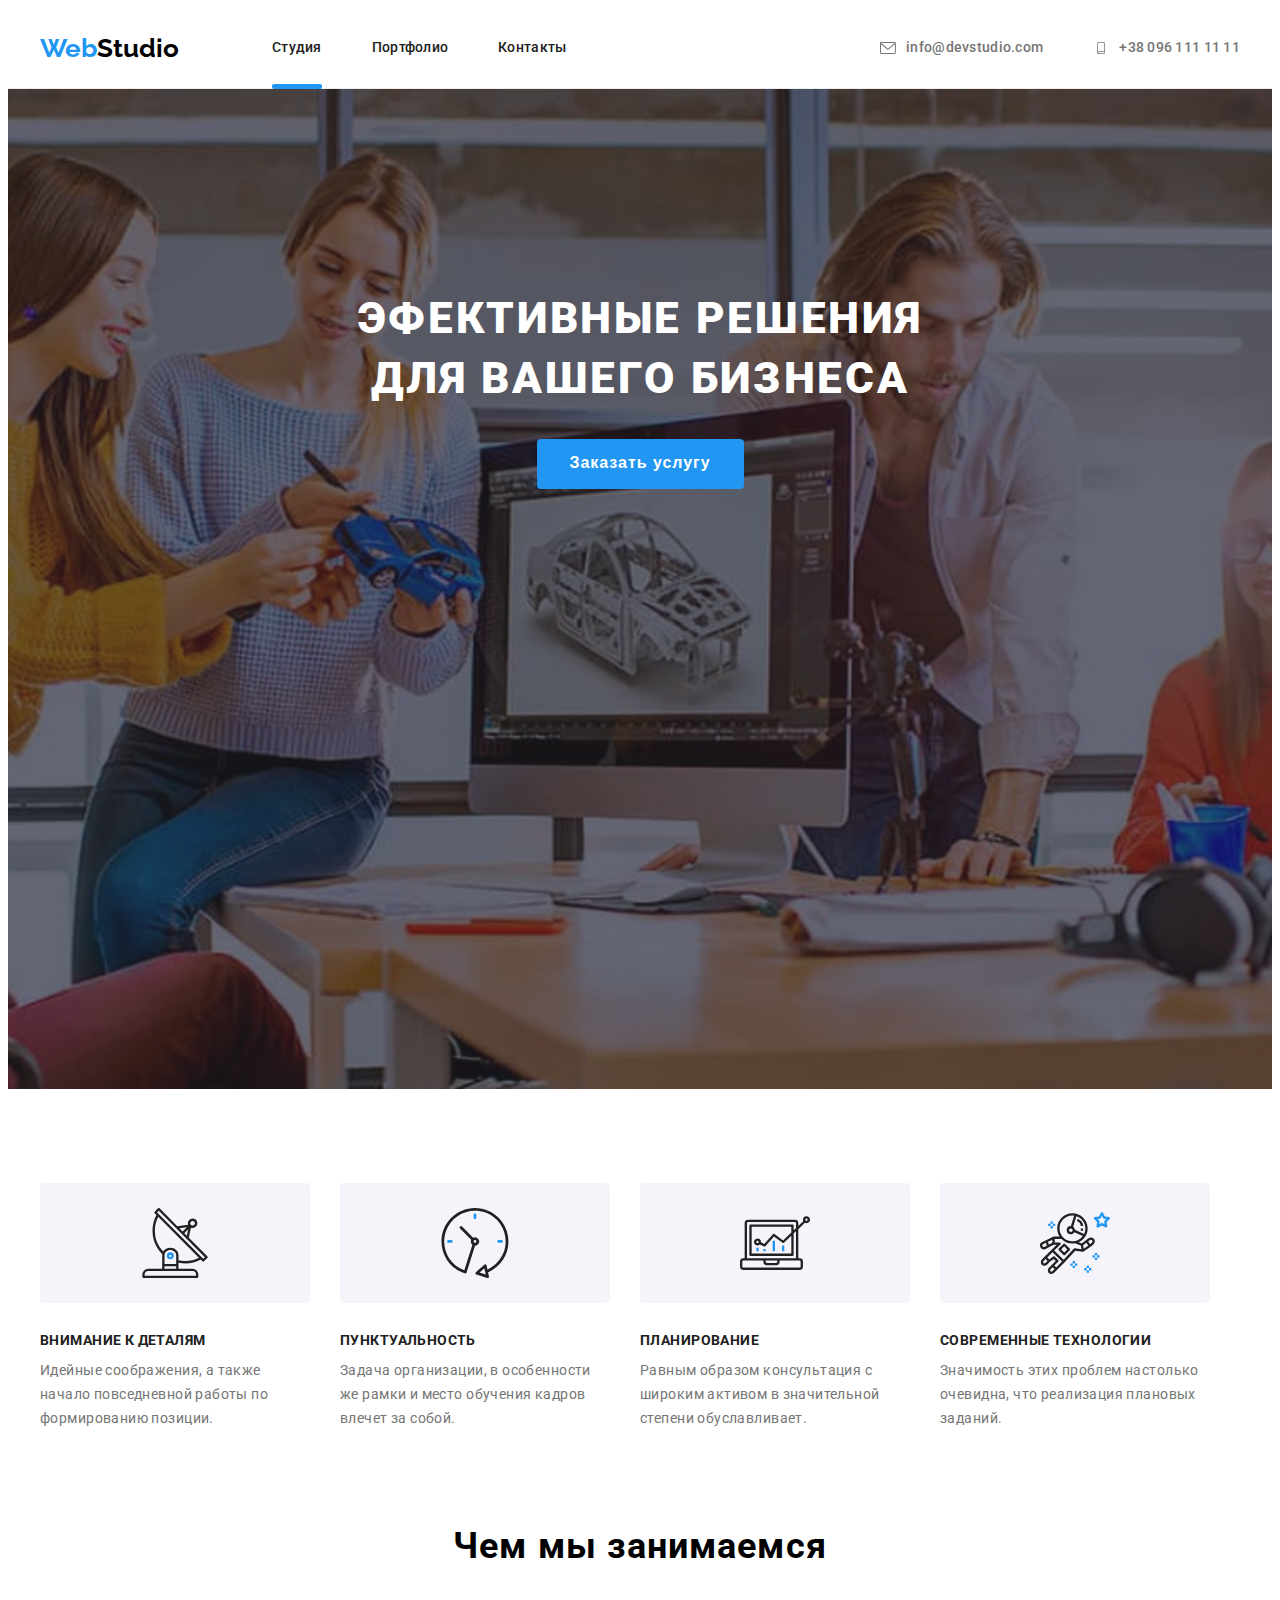
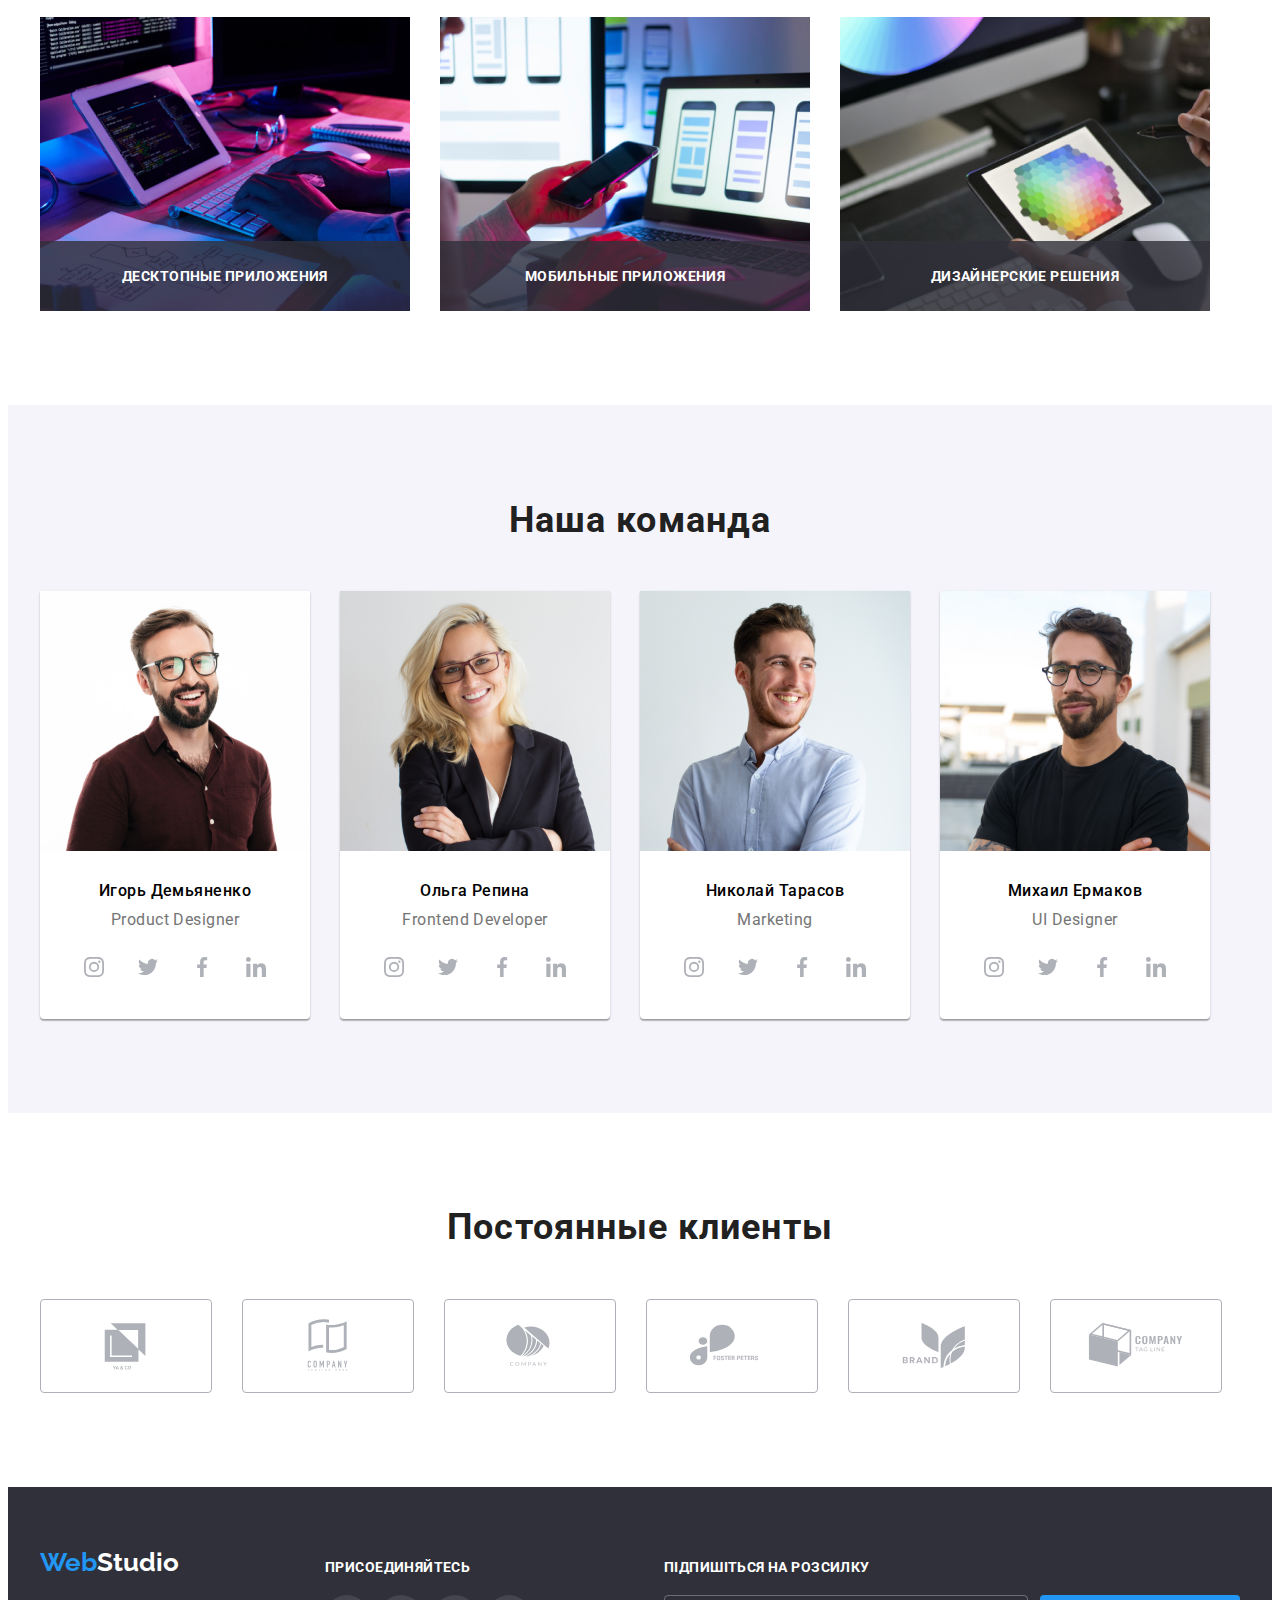
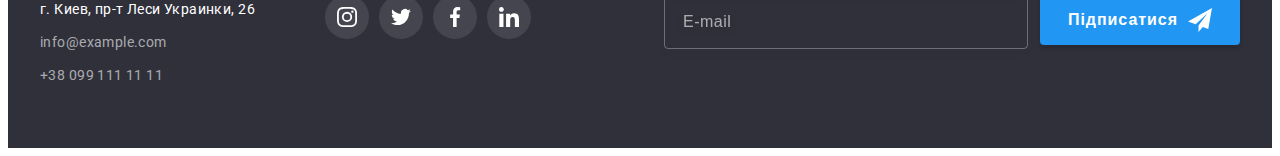
<file: index.html>
<!DOCTYPE html>
<html lang="ru">
  <head>
    <meta charset="UTF-8" />
    <meta http-equiv="X-UA-Compatible" content="IE=edge" />
    <meta name="viewport" content="width=device-width, initial-scale=1.0" />
    <title>Главнвя</title>
    <link rel="preconnect" href="https://fonts.googleapis.com" />
    <link rel="preconnect" href="https://fonts.gstatic.com" crossorigin />
    <link
      href="https://fonts.googleapis.com/css2?family=Raleway:wght@700&family=Roboto:wght@400;500;700;900&display=swap"
      rel="stylesheet"
    />
    <link
      rel="stylesheet"
      href="https://cdnjs.cloudflare.com/ajax/libs/modern-normalize/1.1.0/modern-normalize.min.css"
      integrity="sha512-wpPYUAdjBVSE4KJnH1VR1HeZfpl1ub8YT/NKx4PuQ5NmX2tKuGu6U/JRp5y+Y8XG2tV+wKQpNHVUX03MfMFn9Q=="
      crossorigin="anonymous"
      referrerpolicy="no-referrer"
    />
    <link rel="stylesheet" href="./css/main.min.css" />
  </head>

  <body>
    <!------------ Шапка сайта ------------>

    <header class="page-header">
      <div class="container page-header__wrapper">
        <nav class="site-nav">
          <a class="logo decor" href="./index.html"> <span class="logo__accent">Web</span>Studio</a>
          <ul class="list-style site-nav__list">
            <li class="site-nav__item">
              <a class="site-nav__link current" href="./index.html">Студия</a>
            </li>
            <li class="site-nav__item">
              <a class="site-nav__link" href="./portfolio.html">Портфолио</a>
            </li>
            <li class="site-nav__item">
              <a class="site-nav__link" href="">Контакты</a>
            </li>
          </ul>
        </nav>

        <ul class="list-style contacts">
          <li class="contacts__list">
            <a class="contacts__link" href="mailto:info@devstudio.com">
              <svg class="contacts__icon" width="16" height="12">
                <use href="./images/symbol-defs.svg#icon-email"></use>
              </svg>
              info@devstudio.com</a
            >
          </li>
          <li class="contacts__list">
            <a class="contacts__link" href="tel:+380961111111"
              ><svg class="contacts__icon" width="16" height="12">
                <use href="./images/symbol-defs.svg#icon-smartphone"></use>
              </svg>
              +38 096 111 11 11</a
            >
          </li>
        </ul>
      </div>
    </header>

    <!------------ Основной контент ------------>

    <main>
      <section class="hero-section overlay">
        <div class="container">
          <h1 class="hero-section__title">
            Эфективные решения <br />
            для вашего бизнеса
          </h1>
          <button data-modal-open type="button" class="hero-section__button">
            Заказать услугу
          </button>
        </div>
      </section>

      <!------------ skill-section ------------>

      <section class="section">
        <div class="container skill-section">
          <h2 hidden>Скрытый заголовок</h2>
          <ul class="skill-section__list">
            <li class="skill-section__item">
              <div class="skill-section__wrapper">
                <svg class="skill-section__icon" width="70" height="70">
                  <use href="./images/symbol-defs.svg#icon-antenna"></use>
                </svg>
              </div>
              <h3 class="skill-section__title">Внимание к деталям</h3>
              <p class="skill-section__text">
                Идейные соображения, а также начало повседневной работы по формированию позиции.
              </p>
            </li>
            <li class="skill-section__item">
              <div class="skill-section__wrapper">
                <svg class="skill-section__icon" width="70" height="70">
                  <use href="./images/symbol-defs.svg#icon-clock"></use>
                </svg>
              </div>
              <h3 class="skill-section__title">Пунктуальность</h3>
              <p class="skill-section__text">
                Задача организации, в особенности же рамки и место обучения кадров влечет за собой.
              </p>
            </li>
            <li class="skill-section__item">
              <div class="skill-section__wrapper">
                <svg class="skill-section__icon" width="70" height="70">
                  <use href="./images/symbol-defs.svg#icon-diagram" width="70" height="70"></use>
                </svg>
              </div>
              <h3 class="skill-section__title">Планирование</h3>
              <p class="skill-section__text">
                Равным образом консультация с широким активом в значительной степени обуславливает.
              </p>
            </li>
            <li class="skill-section__item">
              <div class="skill-section__wrapper">
                <svg class="skill-section__icon" width="70" height="70">
                  <use href="./images/symbol-defs.svg#icon-astronaut" width="70" height="70"></use>
                </svg>
              </div>
              <h3 class="skill-section__title">Современные технологии</h3>
              <p class="skill-section__text">
                Значимость этих проблем настолько очевидна, что реализация плановых заданий.
              </p>
            </li>
          </ul>
        </div>
      </section>

      <!------------ work-section ------------>

      <section class="work-section section">
        <div class="container">
          <h2 class="work-section__title">Чем мы занимаемся</h2>
          <ul class="list-style">
            <li class="work-section__item">
              <img src="./images/work-pc.jpg" alt="Программист работающий в офисе" width="370" />
              <div class="work-section__wrapper">
                <p class="work-section__text">Десктопные приложения</p>
              </div>
            </li>
            <li class="work-section__item">
              <img
                src="./images/work-notebook.jpg"
                alt="Дизайнеры разрабатываю мобильное приложение"
                width="370"
              />
              <div class="work-section__wrapper">
                <p class="work-section__text">Мобильные приложения</p>
              </div>
            </li>
            <li class="work-section__item">
              <img
                src="./images/work-tablet.jpg"
                alt="Веб дизайн и выбор рабочего цвета"
                width="370"
              />
              <div class="work-section__wrapper">
                <p class="work-section__text">Дизайнерские решения</p>
              </div>
            </li>
          </ul>
        </div>
      </section>

      <!------------ team-section ------------>

      <section class="team-section section">
        <div class="container">
          <h2 class="team-section__title">Наша команда</h2>
          <ul class="list-style">
            <li class="team-section__list">
              <img
                class="team-section__image"
                src="./images/igor.jpg"
                alt="Игорь Демьяненко"
                width="270"
              />
              <div class="team-section__item">
                <h3 class="team-section__person">Игорь Демьяненко</h3>
                <p class="team-section__text">Product Designer</p>

                <ul class="social-link">
                  <li class="social-link__list">
                    <a class="social-link__item" href="#"
                      ><svg class="social-icon-style" width="20" height="20">
                        <use href="./images/symbol-defs.svg#icon-instagram"></use>
                      </svg>
                    </a>
                  </li>
                  <li class="social-link__list">
                    <a class="social-link__item" href="#"
                      ><svg class="social-link__icon" width="20" height="20">
                        <use href="./images/symbol-defs.svg#icon-twitter"></use>
                      </svg>
                    </a>
                  </li>
                  <li class="social-link__list">
                    <a class="social-link__item" href="#"
                      ><svg class="social-link__icon" width="20" height="20">
                        <use href="./images/symbol-defs.svg#icon-facebook"></use>
                      </svg>
                    </a>
                  </li>
                  <li class="social-link__list">
                    <a class="social-link__item" href="#"
                      ><svg class="social-link__icon" width="20" height="20">
                        <use href="./images/symbol-defs.svg#icon-linkedin"></use>
                      </svg>
                    </a>
                  </li>
                </ul>
              </div>
            </li>

            <li class="team-section__list">
              <img
                class="team-section__image"
                src="./images/olga.jpg"
                alt="Ольга Репина"
                width="270"
              />
              <div class="team-section__item">
                <h3 class="team-section__person">Ольга Репина</h3>
                <p class="team-section__text">Frontend Developer</p>

                <ul class="social-link">
                  <li class="social-link__list">
                    <a class="social-link__item" href="#"
                      ><svg class="social-link__icon" width="20" height="20">
                        <use href="./images/symbol-defs.svg#icon-instagram"></use>
                      </svg>
                    </a>
                  </li>
                  <li class="social-link__list">
                    <a class="social-link__item" href="#"
                      ><svg class="social-link__icon" width="20" height="20">
                        <use href="./images/symbol-defs.svg#icon-twitter"></use>
                      </svg>
                    </a>
                  </li>
                  <li class="social-link__list">
                    <a class="social-link__item" href="#"
                      ><svg class="social-link__icon" width="20" height="20">
                        <use href="./images/symbol-defs.svg#icon-facebook"></use>
                      </svg>
                    </a>
                  </li>
                  <li class="social-link__list">
                    <a class="social-link__item" href="#"
                      ><svg class="social-link__icon" width="20" height="20">
                        <use href="./images/symbol-defs.svg#icon-linkedin"></use>
                      </svg>
                    </a>
                  </li>
                </ul>
              </div>
            </li>

            <li class="team-section__list">
              <img
                class="team-section__image"
                src="./images/nikolai.jpg"
                alt="Николай Тарасов"
                width="270"
              />
              <div class="team-section__item">
                <h3 class="team-section__person">Николай Тарасов</h3>
                <p class="team-section__text">Marketing</p>

                <ul class="social-link">
                  <li class="social-link__list">
                    <a class="social-link__item" href="#"
                      ><svg class="social-link__icon" width="20" height="20">
                        <use href="./images/symbol-defs.svg#icon-instagram"></use>
                      </svg>
                    </a>
                  </li>
                  <li class="social-link__list">
                    <a class="social-link__item" href="#"
                      ><svg class="social-link__icon" width="20" height="20">
                        <use href="./images/symbol-defs.svg#icon-twitter"></use>
                      </svg>
                    </a>
                  </li>
                  <li class="social-link__list">
                    <a class="social-link__item" href="#"
                      ><svg class="social-link__icon" width="20" height="20">
                        <use href="./images/symbol-defs.svg#icon-facebook"></use>
                      </svg>
                    </a>
                  </li>
                  <li class="social-link__list">
                    <a class="social-link__item" href="#"
                      ><svg class="social-link__icon" width="20" height="20">
                        <use href="./images/symbol-defs.svg#icon-linkedin"></use>
                      </svg>
                    </a>
                  </li>
                </ul>
              </div>
            </li>

            <li class="team-section__list">
              <img
                class="team-section__image"
                src="./images/mihail.jpg"
                alt="Михаил Ермаков"
                width="270"
              />
              <div class="team-section__item">
                <h3 class="team-section__person">Михаил Ермаков</h3>
                <p class="team-section__text">UI Designer</p>

                <ul class="social-link">
                  <li class="social-link__list">
                    <a class="social-link__item" href="#"
                      ><svg class="social-link__icon" width="20" height="20">
                        <use href="./images/symbol-defs.svg#icon-instagram"></use>
                      </svg>
                    </a>
                  </li>
                  <li class="social-link__list">
                    <a class="social-link__item" href="#"
                      ><svg class="social-link__icon" width="20" height="20">
                        <use href="./images/symbol-defs.svg#icon-twitter"></use>
                      </svg>
                    </a>
                  </li>
                  <li class="social-link__list">
                    <a class="social-link__item" href="#"
                      ><svg class="social-link__icon" width="20" height="20">
                        <use href="./images/symbol-defs.svg#icon-facebook"></use>
                      </svg>
                    </a>
                  </li>
                  <li class="social-link__list">
                    <a class="social-link__item" href="#"
                      ><svg class="social-link__icon" width="20" height="20">
                        <use href="./images/symbol-defs.svg#icon-linkedin"></use>
                      </svg>
                    </a>
                  </li>
                </ul>
              </div>
            </li>
          </ul>
        </div>
      </section>

      <!------------ clients section ------------>

      <section class="section clients-section">
        <div class="container">
          <h2 class="clients-section__title">Постоянные клиенты</h2>
          <ul class="list-style clients-section__list">
            <li class="clients-section__item">
              <a class="clients-section__link" href="#">
                <svg class="clients-section__icon" width="106" height="60">
                  <use href="./images/symbol-defs.svg#icon-Logo"></use>
                </svg>
              </a>
            </li>

            <li class="clients-section__item">
              <a class="clients-section__link" href="#"
                ><svg class="clients-section__icon" width="106" height="60">
                  <use href="./images/symbol-defs.svg#icon-Logo-1"></use>
                </svg>
              </a>
            </li>

            <li class="clients-section__item">
              <a class="clients-section__link" href="#"
                ><svg class="clients-section__icon" width="106" height="60">
                  <use href="./images/symbol-defs.svg#icon-Logo-2"></use>
                </svg>
              </a>
            </li>

            <li class="clients-section__item">
              <a class="clients-section__link" href="#"
                ><svg class="clients-section__icon" width="106" height="60">
                  <use href="./images/symbol-defs.svg#icon-Logo-3"></use>
                </svg>
              </a>
            </li>

            <li class="clients-section__item">
              <a class="clients-section__link" href="#"
                ><svg class="clients-section__icon" width="106" height="60">
                  <use href="./images/symbol-defs.svg#icon-Logo-4"></use>
                </svg>
              </a>
            </li>

            <li class="clients-section__item">
              <a class="clients-section__link" href="#"
                ><svg class="clients-section__icon" width="106" height="60">
                  <use href="./images/symbol-defs.svg#icon-Logo-5"></use>
                </svg>
              </a>
            </li>
          </ul>
        </div>
      </section>
    </main>

    <!------------ Футер ------------>

    <footer class="footer-section">
      <div class="container">
        <div>
          <a class="footer-logo" href="./index.html"
            ><span class="footer-logo__accent">Web</span>Studio</a
          >
          <address class="footer-adress">
            <ul class="list-style">
              <li>
                <a class="footer-adress__link" href="https://bit.ly/3pXMvUd"
                  ><span class="footer-adress__nav">г. Киев, пр-т Леси Украинки, 26</span></a
                >
              </li>
              <li class="footer-adress__item">
                <a class="footer-adress__link" href="mailto:info@example.com"
                  ><span class="footer-adress__contacts">info@example.com</span></a
                >
              </li>
              <li class="footer-adress__item">
                <a class="footer-adress__link" href="tel:+380991111111"
                  ><span class="footer-adress__contacts">+38 099 111 11 11</span></a
                >
              </li>
            </ul>
          </address>
        </div>

        <div class="footer-soclink">
          <h2 class="footer-soclink__text">присоединяйтесь</h2>
          <ul class="footer-soclink__list">
            <li class="footer-soclink__item">
              <a class="footer-soclink__link" href="#"
                ><svg class="footer-soclink__icon" width="20" height="20">
                  <use href="./images/symbol-defs.svg#icon-instagram"></use>
                </svg>
              </a>
            </li>
            <li class="footer-soclink__item">
              <a class="footer-soclink__link" href="#"
                ><svg class="footer-soclink__icon" width="20" height="20">
                  <use href="./images/symbol-defs.svg#icon-twitter"></use>
                </svg>
              </a>
            </li>
            <li class="footer-soclink__item">
              <a class="footer-soclink__link" href="#"
                ><svg class="footer-soclink__icon" width="20" height="20">
                  <use href="./images/symbol-defs.svg#icon-facebook"></use>
                </svg>
              </a>
            </li>
            <li class="footer-soclink__item">
              <a class="footer-soclink__link" href="#"
                ><svg class="footer-soclink__icon" width="20" height="20">
                  <use href="./images/symbol-defs.svg#icon-linkedin"></use>
                </svg>
              </a>
            </li>
          </ul>
        </div>
        <form class="subscribe-form">
          <div class="subscribe-form__item">
            <label class="subscribe-form__label" for="subscribe-mail"
              >Підпишіться на розсилку</label
            >

            <input
              class="subscribe-form__input"
              type="email"
              name="email"
              id="subscribe-mail"
              placeholder="E-mail"
            />
          </div>
          <div>
            <button class="subscribe-btn" type="submit">
              Підписатися
              <svg width="24" height="24">
                <use href="./images/symbol-defs.svg#icon-icon-send"></use>
              </svg>
            </button>
          </div>
        </form>
      </div>
    </footer>

    <!------------ modal ------------>

    <div class="backdrop is-hidden" data-modal>
      <div class="modal">
        <button data-modal-close type="button" class="modal__btn">
          <svg class="modal__icon" width="30" height="30">
            <use href="./images/symbol-defs.svg#icon-close"></use>
          </svg>
        </button>

        <form class="modal__form">
          <h2 class="modal__text">Залиште свої дані, ми вам передзвонимо</h2>

          <label class="modal__label" for="name">Ім'я</label>
          <div class="modal__item">
            <input class="modal__input" type="text" name="name" id="name" />
            <svg class="modal__icon" width="18" height="18">
              <use href="./images/symbol-defs.svg#icon-person-modal"></use>
            </svg>
          </div>

          <label class="modal__label" for="tel">Телефон</label>
          <div class="modal__item">
            <input class="modal__input" type="tel" name="tel" id="tel" />
            <svg class="modal__icon" width="18" height="18">
              <use href="./images/symbol-defs.svg#icon-phone-modal"></use>
            </svg>
          </div>

          <label class="modal__label" for="mail">Пошта</label>
          <div class="modal__item">
            <input class="modal__input" type="mail" name="mail" id="mail" />
            <svg class="modal__icon" width="18" height="18">
              <use href="./images/symbol-defs.svg#icon-email-modal"></use>
            </svg>
          </div>

          <label class="modal__label" for="comment">Коментар</label>
          <textarea
            class="modal__comment"
            name="comment"
            id="comment"
            placeholder="Введіть текст"
          ></textarea>

          <div class="modal-checkbox">
            <label class="modal-checkbox_label" for="privacy-policy"
              ><input
                class="modal-checkbox__input"
                type="checkbox"
                name="privacy-policy"
                id="privacy-policy"
              /><svg class="modal-checkbox__icon" width="16" height="15">
                <use href="./images/symbol-defs.svg#icon-check"></use>
              </svg>
              <svg class="modal-checkbox__icon--none" width="16" height="15">
                <use href="./images/symbol-defs.svg#icon-Vector"></use>
              </svg>

              Погоджуюся з розсилкою та приймаю
              <a class="modal-checkbox__link" href="">Умови договору</a>
            </label>
          </div>
          <button disabled class="submit-btn" type="submit">Відправити</button>
        </form>
      </div>
    </div>
    <script src="./js/modal.js"></script>
  </body>
</html>
</file>
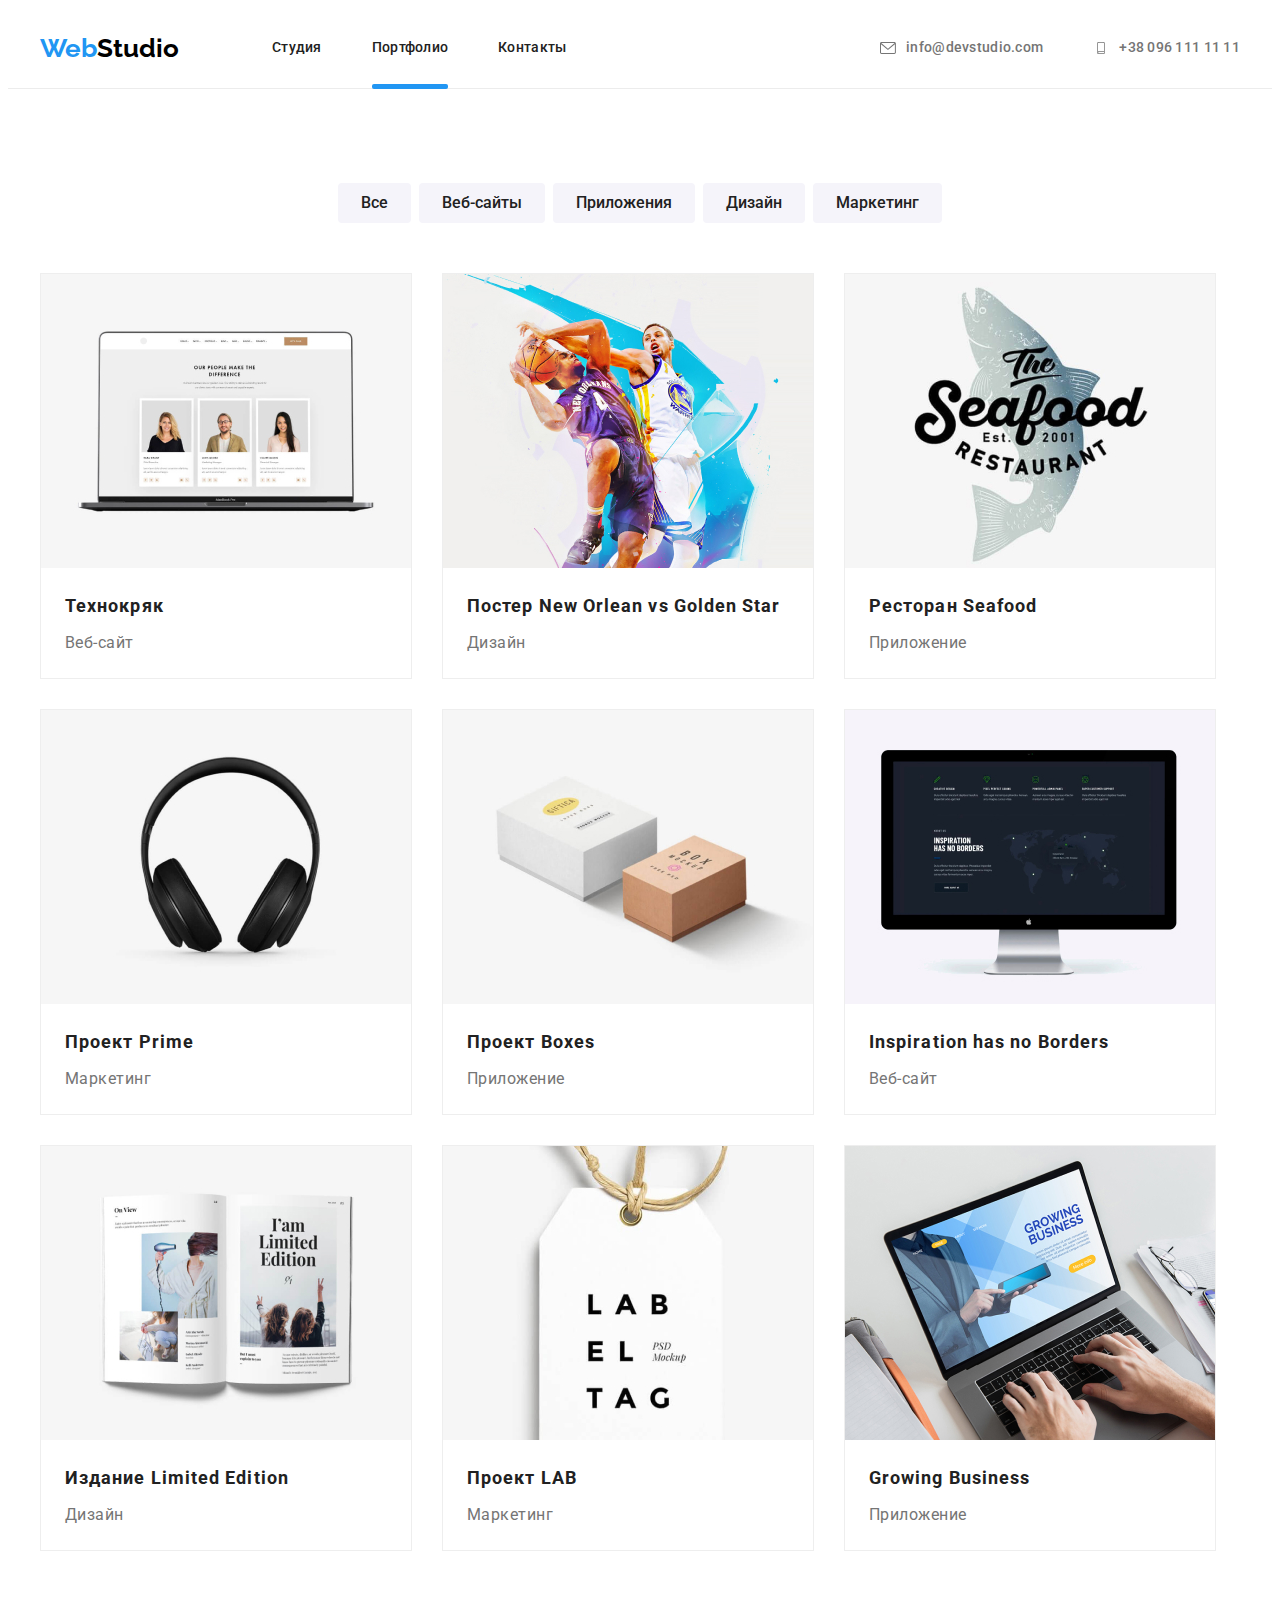
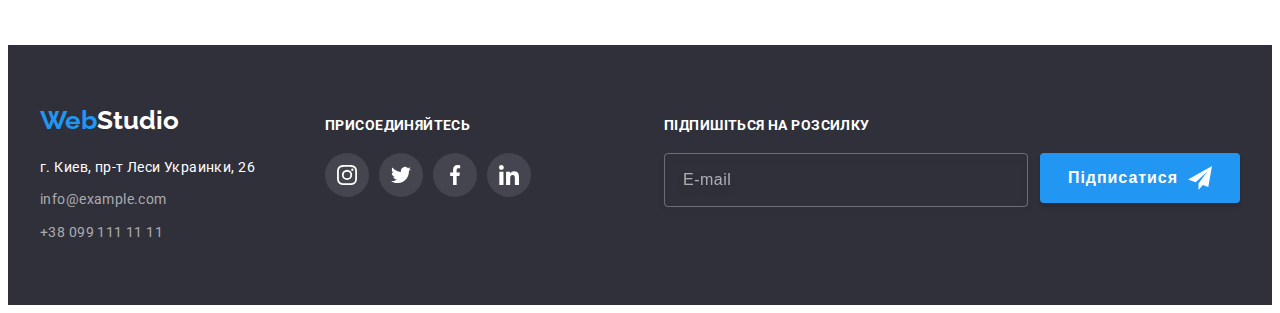
<file: portfolio.html>
<!DOCTYPE html>
<html lang="ru">
  <head>
    <meta charset="UTF-8" />
    <meta http-equiv="X-UA-Compatible" content="IE=edge" />
    <meta name="viewport" content="width=device-width, initial-scale=1.0" />
    <title>Портфолио</title>
    <link rel="preconnect" href="https://fonts.googleapis.com" />
    <link rel="preconnect" href="https://fonts.gstatic.com" crossorigin />
    <link
      href="https://fonts.googleapis.com/css2?family=Raleway:wght@700&family=Roboto:wght@400;500;700;900&display=swap"
      rel="stylesheet"
    />
    <link
      rel="stylesheet"
      href="https://cdnjs.cloudflare.com/ajax/libs/modern-normalize/1.1.0/modern-normalize.min.css"
      integrity="sha512-wpPYUAdjBVSE4KJnH1VR1HeZfpl1ub8YT/NKx4PuQ5NmX2tKuGu6U/JRp5y+Y8XG2tV+wKQpNHVUX03MfMFn9Q=="
      crossorigin="anonymous"
      referrerpolicy="no-referrer"
    />
    <link rel="stylesheet" href="./css/main.min.css" />
  </head>

  <body>
    <!------------ Шапка сайта ------------>

    <header class="page-header">
      <div class="container page-header__wrapper">
        <nav class="site-nav">
          <a class="logo decor" href="./index.html"> <span class="logo__accent">Web</span>Studio</a>
          <ul class="list-style site-nav__list">
            <li class="site-nav__item">
              <a class="site-nav__link" href="./index.html">Студия</a>
            </li>
            <li class="site-nav__item">
              <a class="site-nav__link current" href="./portfolio.html">Портфолио</a>
            </li>
            <li class="site-nav__item">
              <a class="site-nav__link" href="">Контакты</a>
            </li>
          </ul>
        </nav>

        <ul class="list-style contacts">
          <li class="contacts__list">
            <a class="contacts__link" href="mailto:info@devstudio.com">
              <svg class="contacts__icon" width="16" height="12">
                <use href="./images/symbol-defs.svg#icon-email"></use>
              </svg>
              info@devstudio.com</a
            >
          </li>
          <li class="contacts__list">
            <a class="contacts__link" href="tel:+380961111111"
              ><svg class="contacts__icon" width="16" height="12">
                <use href="./images/symbol-defs.svg#icon-smartphone"></use>
              </svg>
              +38 096 111 11 11</a
            >
          </li>
        </ul>
      </div>
    </header>

    <!------------ Основной контент ------------>

    <main>
      <section class="section main-filter">
        <div class="container">
          <h1 hidden>Примеры работ</h1>
          <ul class="list-style main-filter__list">
            <li class="main-filter__item">
              <button type="button" class="main-filter__button">Все</button>
            </li>
            <li class="main-filter__item">
              <button type="button" class="main-filter__button">Веб-сайты</button>
            </li>
            <li class="main-filter__item">
              <button type="button" class="main-filter__button">Приложения</button>
            </li>
            <li class="main-filter__item">
              <button type="button" class="main-filter__button">Дизайн</button>
            </li>
            <li class="main-filter__item">
              <button type="button" class="main-filter__button">Маркетинг</button>
            </li>
          </ul>

          <!------------ Карточки ------------>

          <ul class="list-style card-list">
            <li class="card-list__item">
              <div class="card-list__wrapper">
                <img
                  class="card-list__image"
                  src="./images/techbook.jpg"
                  alt="Технокряк"
                  width="370"
                />
                <p class="card-list__overlay">
                  Ресурс пропонує комплексні пропозиції з різним рівнем функціоналу та сервісів. Все
                  це дозволить відвідувачу отримати вичерпні відомості про компанію чи приватну
                  особу.
                </p>
              </div>
              <div class="card-list__description">
                <h3 class="card-list__title">Технокряк</h3>
                <p class="card-list__text">Веб-сайт</p>
              </div>
            </li>

            <li class="card-list__item">
              <div class="card-list__wrapper">
                <img
                  class="card-list__image"
                  src="./images/poster-new-orlean.jpg"
                  alt="Постер New Orlean vs Golden Star"
                  width="370"
                />
                <p class="card-list__overlay">
                  Ресурс пропонує комплексні пропозиції з різним рівнем функціоналу та сервісів. Все
                  це дозволить відвідувачу отримати вичерпні відомості про компанію чи приватну
                  особу.
                </p>
              </div>
              <div class="card-list__description">
                <h3 class="card-list__title">Постер New Orlean vs Golden Star</h3>
                <p class="card-list__text">Дизайн</p>
              </div>
            </li>

            <li class="card-list__item">
              <div class="card-list__wrapper">
                <img
                  class="card-list__image"
                  src="./images/rest-seafood.jpg"
                  alt="Ресторан Seafood"
                  width="370"
                />
                <p class="card-list__overlay">
                  Ресурс пропонує комплексні пропозиції з різним рівнем функціоналу та сервісів. Все
                  це дозволить відвідувачу отримати вичерпні відомості про компанію чи приватну
                  особу.
                </p>
              </div>
              <div class="card-list__description">
                <h3 class="card-list__title">Ресторан Seafood</h3>
                <p class="card-list__text">Приложение</p>
              </div>
            </li>

            <li class="card-list__item">
              <div class="card-list__wrapper">
                <img
                  class="card-list__image"
                  src="./images/project-prime.jpg"
                  alt="Проект Prime"
                  width="370"
                />
                <p class="card-list__overlay">
                  Ресурс пропонує комплексні пропозиції з різним рівнем функціоналу та сервісів. Все
                  це дозволить відвідувачу отримати вичерпні відомості про компанію чи приватну
                  особу.
                </p>
              </div>
              <div class="card-list__description">
                <h3 class="card-list__title">Проект Prime</h3>
                <p class="card-list__text">Маркетинг</p>
              </div>
            </li>

            <li class="card-list__item">
              <div class="card-list__wrapper">
                <img
                  class="card-list__image"
                  src="./images/project-boxes.jpg"
                  alt="Проект Boxes"
                  width="370"
                />
                <p class="card-list__overlay">
                  Ресурс пропонує комплексні пропозиції з різним рівнем функціоналу та сервісів. Все
                  це дозволить відвідувачу отримати вичерпні відомості про компанію чи приватну
                  особу.
                </p>
              </div>
              <div class="card-list__description">
                <h3 class="card-list__title">Проект Boxes</h3>
                <p class="card-list__text">Приложение</p>
              </div>
            </li>

            <li class="card-list__item">
              <div class="card-list__wrapper">
                <img
                  class="card-list__image"
                  src="./images/inspiration-has-no-b.jpg"
                  alt="Inspiration has no Borders"
                  width="370"
                />
                <p class="card-list__overlay">
                  Ресурс пропонує комплексні пропозиції з різним рівнем функціоналу та сервісів. Все
                  це дозволить відвідувачу отримати вичерпні відомості про компанію чи приватну
                  особу.
                </p>
              </div>
              <div class="card-list__description">
                <h3 class="card-list__title">Inspiration has no Borders</h3>
                <p class="card-list__text">Веб-сайт</p>
              </div>
            </li>

            <li class="card-list__item">
              <div class="card-list__wrapper">
                <img
                  class="card-list__image"
                  src="./images/edition-le.jpg"
                  alt="Издание Limited Edition"
                  width="370"
                />
                <p class="card-list__overlay">
                  Ресурс пропонує комплексні пропозиції з різним рівнем функціоналу та сервісів. Все
                  це дозволить відвідувачу отримати вичерпні відомості про компанію чи приватну
                  особу.
                </p>
              </div>
              <div class="card-list__description">
                <h3 class="card-list__title">Издание Limited Edition</h3>
                <p class="card-list__text">Дизайн</p>
              </div>
            </li>

            <li class="card-list__item">
              <div class="card-list__wrapper">
                <img
                  class="card-list__image"
                  src="./images/project-lab.jpg"
                  alt="Проект LAB"
                  width="370"
                />
                <p class="card-list__overlay">
                  Ресурс пропонує комплексні пропозиції з різним рівнем функціоналу та сервісів. Все
                  це дозволить відвідувачу отримати вичерпні відомості про компанію чи приватну
                  особу.
                </p>
              </div>
              <div class="card-list__description">
                <h3 class="card-list__title">Проект LAB</h3>
                <p class="card-list__text">Маркетинг</p>
              </div>
            </li>

            <li class="card-list__item">
              <div class="card-list__wrapper">
                <img
                  class="card-list__image"
                  src="./images/growing-business.jpg"
                  alt="Growing Business"
                  width="370"
                />
                <p class="card-list__overlay">
                  Ресурс пропонує комплексні пропозиції з різним рівнем функціоналу та сервісів. Все
                  це дозволить відвідувачу отримати вичерпні відомості про компанію чи приватну
                  особу.
                </p>
              </div>
              <div class="card-list__description">
                <h3 class="card-list__title">Growing Business</h3>
                <p class="card-list__text">Приложение</p>
              </div>
            </li>
          </ul>
        </div>
      </section>
    </main>

    <!------------ Футер ------------>

    <footer class="footer-section">
      <div class="container">
        <div>
          <a class="footer-logo" href="./index.html"
            ><span class="footer-logo__accent">Web</span>Studio</a
          >
          <address class="footer-adress">
            <ul class="list-style">
              <li>
                <a class="footer-adress__link" href="https://bit.ly/3pXMvUd"
                  ><span class="footer-adress__nav">г. Киев, пр-т Леси Украинки, 26</span></a
                >
              </li>
              <li class="footer-adress__item">
                <a class="footer-adress__link" href="mailto:info@example.com"
                  ><span class="footer-adress__contacts">info@example.com</span></a
                >
              </li>
              <li class="footer-adress__item">
                <a class="footer-adress__link" href="tel:+380991111111"
                  ><span class="footer-adress__contacts">+38 099 111 11 11</span></a
                >
              </li>
            </ul>
          </address>
        </div>

        <div class="footer-soclink">
          <h2 class="footer-soclink__text">присоединяйтесь</h2>
          <ul class="footer-soclink__list">
            <li class="footer-soclink__item">
              <a class="footer-soclink__link" href="#"
                ><svg class="footer-soclink__icon" width="20" height="20">
                  <use href="./images/symbol-defs.svg#icon-instagram"></use>
                </svg>
              </a>
            </li>
            <li class="footer-soclink__item">
              <a class="footer-soclink__link" href="#"
                ><svg class="footer-soclink__icon" width="20" height="20">
                  <use href="./images/symbol-defs.svg#icon-twitter"></use>
                </svg>
              </a>
            </li>
            <li class="footer-soclink__item">
              <a class="footer-soclink__link" href="#"
                ><svg class="footer-soclink__icon" width="20" height="20">
                  <use href="./images/symbol-defs.svg#icon-facebook"></use>
                </svg>
              </a>
            </li>
            <li class="footer-soclink__item">
              <a class="footer-soclink__link" href="#"
                ><svg class="footer-soclink__icon" width="20" height="20">
                  <use href="./images/symbol-defs.svg#icon-linkedin"></use>
                </svg>
              </a>
            </li>
          </ul>
        </div>
        <form class="subscribe-form">
          <div class="subscribe-form__item">
            <label class="subscribe-form__label" for="subscribe-mail"
              >Підпишіться на розсилку</label
            >

            <input
              class="subscribe-form__input"
              type="email"
              name="email"
              id="subscribe-mail"
              placeholder="E-mail"
            />
          </div>
          <div>
            <button class="subscribe-btn" type="submit">
              Підписатися
              <svg width="24" height="24">
                <use href="./images/symbol-defs.svg#icon-icon-send"></use>
              </svg>
            </button>
          </div>
        </form>
      </div>
    </footer>
  </body>
</html>
</file>
<file: css/main.min.css>
body{font-family:"Roboto",sans-serif;font-style:normal;background:#fff}h1,h2,h3,h4,h5,h6,p{margin:0}.clients-section__link,.social-link__item,.social-link,.skill-section__wrapper,.subscribe-btn,.footer-soclink__link,.contacts__link,.site-nav,.page-header__wrapper,.modal-checkbox__label,.modal-checkbox{display:flex;align-items:center}.skill-section__list{list-style:none;text-decoration:none;padding:0;margin:0}.list-style{list-style:none;text-decoration:none;padding:0;margin:0}.decor{text-decoration:none}.hover-style:hover,.hover-style:focus{color:#2196f3;text-decoration:none}.section{padding-top:94px;padding-bottom:94px}.container{width:100%;max-width:1200px;padding-left:15px;padding-right:15px;margin-left:auto;margin-right:auto}.logo{font-family:"Raleway";font-style:400;font-weight:700;font-size:26px;line-height:1.19;color:#000}.logo__accent{color:#2196f3}.footer-logo{font-family:"Raleway";font-style:400;font-weight:700;font-size:26px;line-height:1.19;color:#fff;text-decoration:none}.footer-logo__accent{color:#2196f3}.modal{position:absolute;top:50%;left:50%;min-height:581px;width:528px;padding:40px;background-color:#fff;box-shadow:0px 1px 3px rgba(0,0,0,.12),0px 1px 1px rgba(0,0,0,.14),0px 2px 1px rgba(0,0,0,.2);border-radius:4px;transition:transform 250ms cubic-bezier(0.4, 0, 0.2, 1);transform:translate(-50%, -50%) scale(1)}.modal__icon{transition:fill 250ms cubic-bezier(0.4, 0, 0.2, 1)}.modal__icon:hover{fill:#2196f3}.modal__btn{position:absolute;top:8px;right:58px;padding:0;margin:0;border:0;cursor:pointer;background:#fff}.modal__text{margin-bottom:12px;font-style:400;font-weight:700;font-size:20px;line-height:1.15;text-align:center;letter-spacing:.03em;color:#212121}.modal__item{position:relative;margin-top:4px;margin-bottom:10px}.modal__label{font-style:400;font-weight:400;font-size:12px;line-height:14px;letter-spacing:.01em;color:#757575}.modal__form textarea::placeholder{font-family:"Roboto";font-style:400;font-weight:400;font-size:12px;line-height:14px;letter-spacing:.01em;color:rgba(117,117,117,.5)}.modal__input{outline:none;width:100%;min-height:40px;padding-left:42px;border:1px solid rgba(33,33,33,.2);border-radius:4px;transition:border-color 250ms cubic-bezier(0.4, 0, 0.2, 1)}.modal__input:focus{border-color:#2196f3}.modal__icon{position:absolute;top:11px;left:12px;transition:fill 250ms cubic-bezier(0.4, 0, 0.2, 1)}.modal__input:focus+.modal__icon{fill:#2196f3;border-color:#2196f3}.modal__comment{padding:12px 16px;margin-top:4px;margin-bottom:20px;width:448px;min-height:120px;resize:none;outline:none;color:#000;border:1px solid rgba(33,33,33,.2);border-radius:4px;transition:border-color 250ms cubic-bezier(0.4, 0, 0.2, 1)}.modal__comment:focus{border-color:#2196f3}.modal-checkbox{position:relative;justify-content:center}.submit-btn{display:flex;padding:10px 52px;margin-left:auto;margin-right:auto;margin-top:30px;font-style:400;font-weight:700;font-size:16px;line-height:1.87;letter-spacing:.06em;color:#fff;background:#2196f3;box-shadow:0px 4px 4px rgba(0,0,0,.15);border-radius:4px;border:0;cursor:pointer}.modal-checkbox__label{justify-content:center;font-style:400;font-weight:400;font-size:14px;line-height:24px;letter-spacing:.03em;color:#757575}.modal-checkbox__input{position:absolute;appearance:none;-webkit-appearance:none;-moz-appearance:none;margin:0;padding:0}.modal-checkbox__link{margin-left:2px;font-style:400;font-weight:400;font-size:14px;line-height:24px;letter-spacing:.03em;color:#2196f3;text-decoration:none;border-bottom:1px solid #2196f3}.modal-checkbox__icon{position:absolute;top:2px;left:10px;fill:rgba(0,0,0,0)}.modal-checkbox__input:checked+.modal-checkbox__icon{background-image:url(../images/symbol-defs.svg/#icon-icon-check);fill:#2196f3}.modal-checkbox__icon--none{margin-top:0px}.modal-checkbox__input:checked~.modal-checkbox__icon--none{fill:#2196f3}.backdrop{z-index:9;position:fixed;top:0;left:0;width:100%;height:100%;opacity:1;background-color:rgba(0,0,0,.2);transition:opacity 250ms cubic-bezier(0.4, 0, 0.2, 1),visibility 250ms cubic-bezier(0.4, 0, 0.2, 1)}.backdrop.is-hidden{opacity:0;visibility:hidden;pointer-events:none}.backdrop.is-hidden .modal{transform:translate(-50%, -50%) scale(1.3)}.page-header{border-bottom:1px solid #ececec}.site-nav__list{display:flex;margin-left:93px}.site-nav .site-nav__item+.site-nav__item{margin-left:50px}.site-nav__link{position:relative;display:block;padding-top:32px;padding-bottom:32px;color:#212121;font-style:normal;font-weight:500;font-size:14px;line-height:1.14;letter-spacing:.02em;text-decoration:none;transition:color 250ms cubic-bezier(0.4, 0, 0.2, 1)}.site-nav__link:hover,.site-nav__link:focus{color:#2196f3}.contacts{display:flex;margin-left:auto}.contacts .contacts__list+.contacts__list{margin-left:50px}.contacts__link{padding-top:32px;padding-bottom:32px;font-weight:500;font-size:14px;line-height:1.14;letter-spacing:.02em;color:#757575;text-decoration:none;transition:color 250ms cubic-bezier(0.4, 0, 0.2, 1),fill 250ms cubic-bezier(0.4, 0, 0.2, 1)}.contacts__link:hover,.contacts__link:focus{color:#2196f3;fill:currentColor}.contacts__icon{margin-right:10px;fill:currentColor}.current::after{position:absolute;content:"";left:0;bottom:-1px;display:block;width:100%;height:5px;background:#2196f3;border-radius:2px}.footer-section{background-color:#2f303a;padding-top:60px;padding-bottom:60px}.footer-section .container{display:flex}.footer-adress{margin-top:20px}.footer-adress__item{margin-top:9px}.footer-adress__link{text-decoration:none}.footer-adress__nav{font-style:normal;font-weight:400;font-size:14px;line-height:1.71;letter-spacing:.03em;color:#fff;transition:color 250ms cubic-bezier(0.4, 0, 0.2, 1)}.footer-adress__nav:hover,.footer-adress__nav:focus{color:#2196f3}.footer-adress__contacts{font-style:normal;font-weight:400;font-size:14px;line-height:1.71;letter-spacing:.03em;color:rgba(255,255,255,.6);transition:color 250ms cubic-bezier(0.4, 0, 0.2, 1)}.footer-adress__contacts:hover,.footer-adress__contacts:focus{color:#2196f3}.footer-soclink{margin-left:70px}.footer-soclink__icon{fill:#fff}.footer-soclink__text{font-style:400;font-weight:700;font-size:14px;line-height:16px;letter-spacing:.03em;text-transform:uppercase;margin-top:12px;color:#fff}.footer-soclink__list{display:flex;margin-top:20px;margin-bottom:0px;padding:0px;list-style:none;gap:10px}.footer-soclink__link{width:44px;height:44px;background:rgba(255,255,255,.1);border-radius:50%;justify-content:center;transition:background-color 250ms cubic-bezier(0.4, 0, 0.2, 1)}.footer-soclink__link:hover,.footer-soclink__link:focus{background-color:#2196f3}.subscribe-form{display:flex;margin-left:auto}.subscribe-form__label{display:block;margin-top:12px;margin-bottom:20px;font-style:400;font-weight:700;font-size:14px;line-height:16px;letter-spacing:.03em;text-transform:uppercase;color:#fff}.subscribe-form__input{width:358px;height:50px;font-style:400;font-weight:400;font-size:16px;line-height:20px;letter-spacing:.03em;color:#fff;background-color:rgba(0,0,0,0);border:1px solid rgba(255,255,255,.3);filter:drop-shadow(0px 4px 4px rgba(0, 0, 0, 0.15));border-radius:4px}.subscribe-form__item input::placeholder{padding-left:16px;font-style:400;font-weight:400;font-size:16px;line-height:20px;letter-spacing:.03em;color:rgba(255,255,255,.6)}.subscribe-btn{justify-content:center;width:200px;height:50px;margin-top:48px;margin-left:12px;padding:0;gap:10px;font-style:400;font-weight:700;font-size:16px;line-height:2.25;letter-spacing:.06em;color:#fff;background:#2196f3;box-shadow:0px 4px 4px rgba(0,0,0,.15);border-radius:4px;border:none}.overlay{background:#2f303a;max-width:1600px;min-height:600px;margin-left:auto;margin-right:auto;background-image:linear-gradient(to right, rgba(47, 48, 58, 0.4), rgba(47, 48, 58, 0.4)),url(../images/hero-img.jpg);background-repeat:no-repeat;background-position:center;background-size:cover}.hero-section{padding-top:200px;padding-bottom:200px;text-align:center}.hero-section__title{font-style:400;font-weight:900;font-size:44px;line-height:1.36;letter-spacing:.06em;text-transform:uppercase;color:#fff;margin-bottom:30px}.hero-section__button{min-width:200px;height:50px;cursor:pointer;font-weight:700;font-size:16px;line-height:.53;align-items:center;text-align:center;letter-spacing:.06em;color:#fff;border-radius:4px;padding:10px 32px;border:1px solid rgba(0,0,0,0);background-color:#2196f3}.skill-section__wrapper{justify-content:center;height:120px;background:#f5f4fa;border-radius:4px;margin-bottom:30px}.skill-section__item{width:270px;flex-wrap:wrap}.skill-section__item:not(:last-child){margin-right:30px}.skill-section__list{display:flex}.skill-section__title{font-weight:700;font-size:14px;line-height:1.14;letter-spacing:.03em;text-transform:uppercase;color:#212121;margin-bottom:10px}.skill-section__text{font-weight:400;font-size:14px;line-height:1.71;letter-spacing:.03em;color:#757575}.work-section{padding-top:0px}.work-section__item{position:relative;width:370px;height:294px}.work-section__item:not(:last-child){margin-right:30px}.work-section__title{font-style:normal;font-weight:700;font-size:36px;line-height:1.17;text-align:center;letter-spacing:.03em}.work-section .list-style{display:flex;margin-top:50px}.work-section__wrapper{width:100%;position:absolute;bottom:0;background:rgba(47,48,58,.8);padding:27px 0 27px 0}.work-section__text{font-weight:700;font-size:14px;line-height:16px;text-align:center;letter-spacing:.03em;text-transform:uppercase;color:#fff}.team-section{background:#f5f4fa}.team-section .list-style{display:flex;margin-top:50px}.team-section__list{box-shadow:0px 1px 3px rgba(0,0,0,.12),0px 1px 1px rgba(0,0,0,.14),0px 2px 1px rgba(0,0,0,.2);border-radius:0px 0px 4px 4px;background:#fff}.team-section__list:not(:last-child){margin-right:30px}.team-section__title{font-style:normal;font-weight:700;font-size:36px;line-height:1.17;text-align:center;letter-spacing:.03em;color:#212121}.team-section__person{font-style:normal;font-weight:500;font-size:16px;line-height:1.19;text-align:center;letter-spacing:.03em}.team-section__text{font-size:16px;line-height:1.19;text-align:center;letter-spacing:.03em;color:#757575;margin:10px 0 16px 0}.team-section__image{vertical-align:bottom}.team-section__item{padding-top:30px;padding-bottom:30px}.social-link{list-style:none;padding:0;gap:10px;justify-content:center}.social-link__item{justify-content:center;width:44px;height:44px;background:#fff;fill:#afb1b8;border-radius:50%;transition:background-color 250ms cubic-bezier(0.4, 0, 0.2, 1),fill 250ms cubic-bezier(0.4, 0, 0.2, 1)}.social-link__item:hover,.social-link__item:focus{background-color:#2196f3;fill:#fff}.clients-section__title{font-style:400;font-weight:700;font-size:36px;line-height:1.16;text-align:center;letter-spacing:.03em;color:#212121}.clients-section__list{display:flex;margin-top:50px;gap:30px}.clients-section__link{width:170px;height:92px;border:1px solid #afb1b8;border-radius:4px;justify-content:center;color:#afb1b8;transition:color 250ms cubic-bezier(0.4, 0, 0.2, 1),border-color 250ms cubic-bezier(0.4, 0, 0.2, 1)}.clients-section__link:hover,.clients-section__link:focus{color:#2196f3;border-color:#2196f3}.clients-section__icon{fill:currentColor}.main-filter__list{display:flex;justify-content:center}.main-filter__list .main-filter__item+.main-filter__item{margin-left:8px}.main-filter__button{padding:6px 22px;background:#f5f4fa;border-radius:4px;font-family:"Roboto";font-style:inherit;font-weight:500;font-size:16px;line-height:1.62;color:#212121;cursor:pointer;border:1px solid rgba(0,0,0,0);transition:background-color 250ms cubic-bezier(0.4, 0, 0.2, 1),color 250ms cubic-bezier(0.4, 0, 0.2, 1),box-shadow 250ms cubic-bezier(0.4, 0, 0.2, 1)}.main-filter__button:hover,.main-filter__button:focus{background-color:#2196f3;color:#fff;box-shadow:0px 3px 1px rgba(0,0,0,.1),0px 1px 2px rgba(0,0,0,.08),0px 2px 2px rgba(0,0,0,.12)}.card-list{display:flex;flex-wrap:wrap;margin-top:50px}.card-list__wrapper{position:relative;overflow:hidden}.card-list__image{vertical-align:bottom}.card-list__overlay{display:inline-block;content:"";padding:63px 24px;font-style:400;font-weight:400;font-size:18px;line-height:1.55;letter-spacing:.03em;color:#fff;position:absolute;bottom:0;left:0;width:100%;height:100%;background-color:rgba(33,150,243,.9);transform:translatey(100%);transition:transform 250ms cubic-bezier(0.4, 0, 0.2, 1)}.card-list__item:hover .card-list__overlay,.card-list__item:focus .card-list__overlay{transform:translatey(0%)}.card-list__item{width:370px;margin-right:30px;margin-bottom:30px;background:#fff;border:1px solid #eee;transition:box-shadow 250ms cubic-bezier(0.4, 0, 0.2, 1)}.card-list__item:nth-child(3n){margin-right:0}.card-list__item:nth-last-child(-n+3){margin-bottom:0}.card-list__item:hover,.card-list__item:focus{box-shadow:0px 1px 1px rgba(0,0,0,.12),0px 4px 4px rgba(0,0,0,.06),1px 4px 6px rgba(0,0,0,.16)}.card-list__title{font-weight:700;font-size:18px;line-height:2;letter-spacing:.06em;color:#212121;margin-bottom:4px}.card-list__text{font-weight:400;font-size:16px;line-height:1.87;letter-spacing:.03em;color:#757575}.card-list__description{padding:20px 24px}/*# sourceMappingURL=main.min.css.map */
</file>
